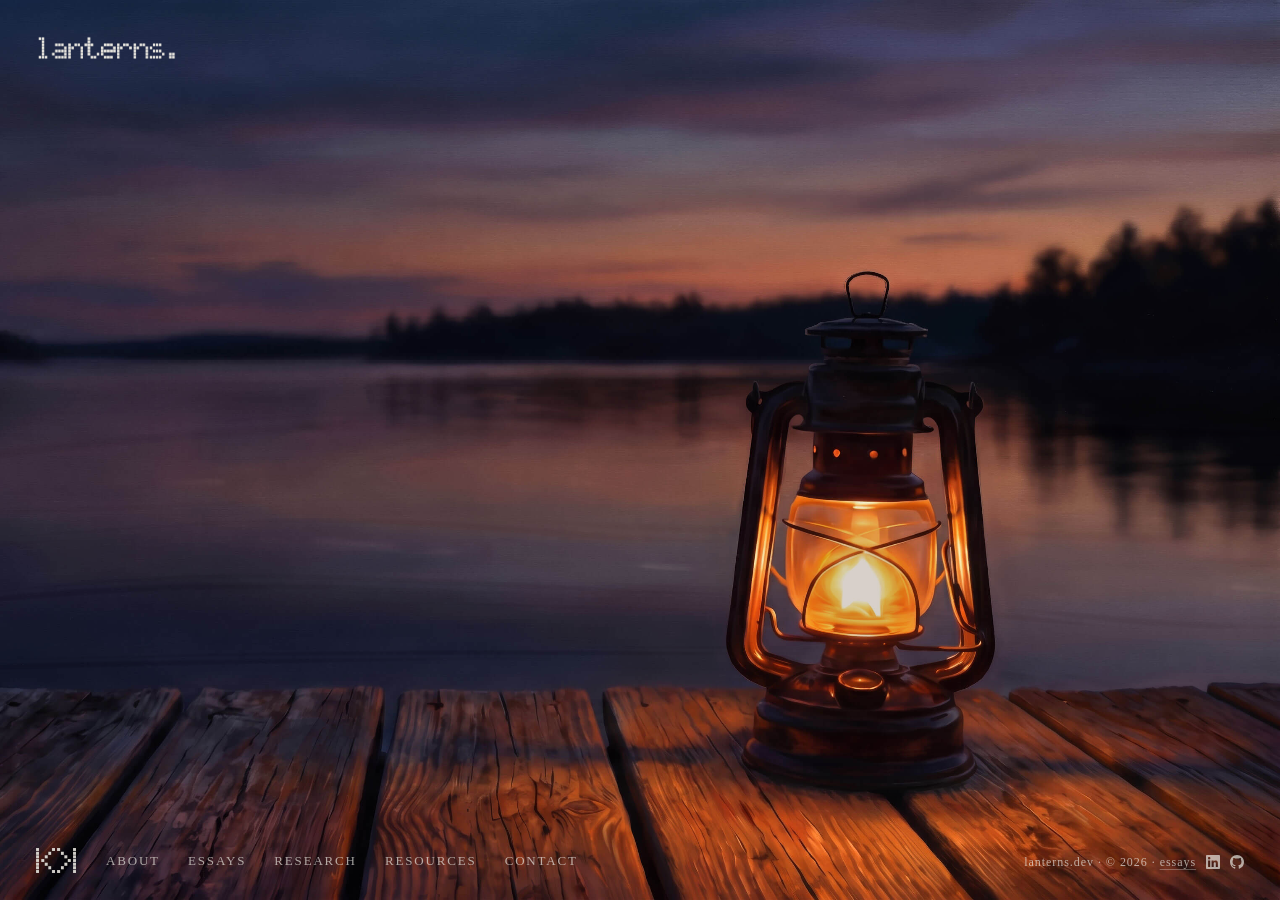
<file: index.html>
<!doctype html>
<html lang="en">
<head>
  <meta charset="utf-8">
  <meta name="viewport" content="width=device-width, initial-scale=1">
  <meta name="color-scheme" content="dark">
  <meta name="theme-color" content="#160e0e">
  <title>lanterns.</title>
  <meta name="description" content="Writing & research on AI alignment and welfare and global human quality of life: building the good future.">
  <meta property="og:title" content="lanterns.">
  <meta property="og:description" content="Writing & research on AI alignment and welfare and global human quality of life: building the good future.">
  <meta property="og:url" content="https://lanterns.dev/">
  <meta property="og:image" content="https://lanterns.dev/assets/og.jpg">
  <meta property="og:type" content="website">
  <meta property="og:image:width" content="1200">
  <meta property="og:image:height" content="630">
  <meta name="twitter:card" content="summary_large_image">
  <link rel="icon" href="/assets/favicon.png" type="image/png">
  <link rel="apple-touch-icon" href="/assets/apple-touch-icon.png">
  <link rel="alternate" type="application/rss+xml" title="Lanterns essays" href="https://essays.lanterns.dev/rss/">
  <link rel="stylesheet" href="/style.css">
  <link rel="stylesheet" href="/pages.css">
</head>
<body>
  <main class="scene" aria-label="A lit lantern on a wooden dock at dusk, on a calm lake">
    <div class="plate">
      <img class="bg" src="/assets/lanterns-background-layer.jpg" width="3840" height="2143" alt="" fetchpriority="high">
      <div class="shimmer"></div>
      <div class="glow-field">
        <div class="glow"></div>
        <div class="glow b"></div>
      </div>
    </div>
  </main>
  <header>
    <img class="wordmark" src="/assets/lanterns-logo_white.png" width="1500" height="252" alt="lanterns.">
  </header>
  <footer>lanterns.dev · © 2026 · <a href="https://essays.lanterns.dev/" target="_blank" rel="noopener">essays</a> <a class="footer-icon" href="https://www.linkedin.com/in/em-lorien" target="_blank" rel="noopener" aria-label="LinkedIn"><svg viewBox="0 0 24 24" width="14" height="14" fill="currentColor" aria-hidden="true"><path d="M22.2 0H1.8C1.32261 0 0.864773 0.18964 0.527213 0.527213C0.18964 0.864773 0 1.32261 0 1.8V22.2C0 22.6773 0.18964 23.1352 0.527213 23.4728C0.864773 23.8104 1.32261 24 1.8 24H22.2C22.6773 24 23.1352 23.8104 23.4728 23.4728C23.8104 23.1352 24 22.6773 24 22.2V1.8C24 1.32261 23.8104 0.864773 23.4728 0.527213C23.1352 0.18964 22.6773 0 22.2 0ZM7.2 20.4H3.6V9.6H7.2V20.4ZM5.4 7.5C4.98741 7.48821 4.58747 7.35509 4.25011 7.11729C3.91275 6.87949 3.65293 6.54755 3.50316 6.16293C3.35337 5.77832 3.32025 5.35809 3.40793 4.95476C3.4956 4.55144 3.7002 4.18288 3.99613 3.89517C4.29208 3.60745 4.66624 3.41332 5.07188 3.33704C5.47752 3.26075 5.89664 3.30569 6.27688 3.46625C6.65712 3.6268 6.98163 3.89585 7.20983 4.23977C7.43804 4.58371 7.55983 4.98725 7.56 5.4C7.55052 5.96441 7.318 6.50213 6.91327 6.89564C6.50852 7.28913 5.96447 7.50643 5.4 7.5ZM20.4 20.4H16.8V14.712C16.8 13.008 16.08 12.396 15.144 12.396C14.8696 12.4143 14.6015 12.4865 14.3551 12.6088C14.1087 12.7309 13.8888 12.9007 13.7081 13.108C13.5276 13.3155 13.3896 13.5565 13.3024 13.8173C13.2152 14.0781 13.1804 14.3536 13.2 14.628C13.194 14.6839 13.194 14.7401 13.2 14.796V20.4H9.6V9.6H13.08V11.16C13.4311 10.626 13.9133 10.1911 14.4807 9.89693C15.048 9.6028 15.6813 9.4592 16.32 9.48C18.18 9.48 20.352 10.512 20.352 13.872L20.4 20.4Z"/></svg></a> <a class="footer-icon" href="https://github.com/Lanterns-Works" target="_blank" rel="noopener" aria-label="GitHub"><svg viewBox="0 0 16 16" width="14" height="14" fill="currentColor" aria-hidden="true"><path d="M8 0C3.58 0 0 3.58 0 8c0 3.54 2.29 6.53 5.47 7.59.4.07.55-.17.55-.38 0-.19-.01-.82-.01-1.49-2.01.37-2.53-.49-2.69-.94-.09-.23-.48-.94-.82-1.13-.28-.15-.68-.52-.01-.53.63-.01 1.08.58 1.23.82.72 1.21 1.87.87 2.33.66.07-.52.28-.87.51-1.07-1.78-.2-3.64-.89-3.64-3.95 0-.87.31-1.59.82-2.15-.08-.2-.36-1.02.08-2.12 0 0 .67-.21 2.2.82.64-.18 1.32-.27 2-.27.68 0 1.36.09 2 .27 1.53-1.04 2.2-.82 2.2-.82.44 1.1.16 1.92.08 2.12.51.56.82 1.27.82 2.15 0 3.07-1.87 3.75-3.65 3.95.29.25.54.73.54 1.48 0 1.07-.01 1.93-.01 2.2 0 .21.15.46.55.38A8.013 8.013 0 0 0 16 8c0-4.42-3.58-8-8-8z"/></svg></a></footer>

  <div class="menu-bar">
    <button id="amp" class="amp" type="button" aria-label="Open menu" aria-expanded="false" aria-controls="nav" hidden>
      <img class="amp-ico amp-white" src="/assets/lanterns-icon-white.png" alt="" width="46" height="28">
      <img class="amp-ico amp-black" src="/assets/lanterns-icon-black.png" alt="" width="46" height="28">
    </button>
    <nav id="nav" class="nav" aria-label="Pages" hidden></nav>
  </div>

  <section id="popup" class="popup" role="dialog" aria-modal="true" aria-labelledby="popup-title" hidden>
    <div class="popup-logo" aria-hidden="true">
      <img class="popup-logo-img logo-black" src="/assets/lanterns-logo_black.png" alt="" width="140" height="24">
      <img class="popup-logo-img logo-white" src="/assets/lanterns-logo_white.png" alt="" width="140" height="24">
    </div>
    <div class="popup-panel">
      <div class="popup-controls">
        <button id="theme-toggle" class="theme-toggle" type="button">AUTO</button>
        <button id="popup-close" class="popup-close" type="button" aria-label="Close">Close</button>
      </div>
      <nav id="popup-nav" class="popup-nav" aria-label="Pages"></nav>
      <h2 id="popup-title" class="popup-title"></h2>
      <div class="popup-cols">
        <nav id="popup-side" class="popup-side" aria-label="In this page" hidden></nav>
        <div id="popup-body" class="popup-body" tabindex="-1"></div>
      </div>
      <p class="popup-copyright"></p>
    </div>
    <div class="popup-lantern" aria-hidden="true"></div>
  </section>

  <script src="/main.js" defer></script>
  <script src="/scene-shader.js" defer></script>
  <script src="/menu.js" type="module"></script>
</body>
</html>
</file>
<file: style.css>
/* lanterns.dev — the dock */

:root {
  --black: #160e0e;
  --white: #e7e5de;
  --flame-x: 73%;   /* lantern flame position in plate space */
  --flame-y: 63%;
}

* { margin: 0; padding: 0; box-sizing: border-box; }

html, body { height: 100%; overflow: hidden; }

body {
  background: var(--black);
  color: var(--white);
  font-family: Georgia, 'Noto Serif', 'Times New Roman', Times, serif; /* Georgia where installed (Noto on Android/Linux); one face across site, essays, newsletter */
  letter-spacing: 0.02em; /* a touch of air in Georgia; labels set their own tracking */
}

.scene {
  position: fixed;
  inset: 0;
  overflow: hidden;
}

/* Cover box for a 3840×2143 plate. Horizontal anchor: keep image-x 68%
   (just left of the lantern) at viewport center, clamped so the plate
   always covers. 179.19vh = 100vh·(3840/2143); 55.81vw = 100vw·(2143/3840). */
.plate {
  position: absolute;
  top: 50%;
  left: 0;
  width: max(100vw, 179.19vh);
  height: max(100vh, 55.81vw);
  transform: translate(clamp(100vw - 100%, 50vw - 68%, 0px), -50%);
}

.plate img {
  position: absolute;
  inset: 0;
  width: 100%;
  height: 100%;
}

/* --- water shimmer: drifting light streaks over the reflection band --- */

.shimmer {
  position: absolute;
  left: 0;
  top: 42%;      /* the water band in plate space */
  width: 74%;
  height: 26%;
  overflow: hidden;
  pointer-events: none;
  mix-blend-mode: screen;
  -webkit-mask-image: radial-gradient(ellipse 65% 55% at 52% 50%, #000 30%, transparent 78%);
  mask-image: radial-gradient(ellipse 65% 55% at 52% 50%, #000 30%, transparent 78%);
  animation: shimmer-breathe 9s ease-in-out infinite alternate;
}

.shimmer::before {
  content: '';
  position: absolute;
  left: 0;
  right: 0;
  top: -60px;    /* headroom so the drift loop stays covered */
  bottom: -60px;
  background: repeating-linear-gradient(
    to bottom,
    rgba(255, 190, 110, 0.06) 0px,
    rgba(255, 190, 110, 0.06) 1px,
    transparent 2px,
    transparent 6px,
    rgba(255, 160, 70, 0.04) 7px,
    transparent 8px,
    transparent 12px
  );
  animation: shimmer-drift 7s linear infinite;
}

/* translate by exactly one 12px repeat period → seamless loop */
@keyframes shimmer-drift {
  to { transform: translateY(12px); }
}

@keyframes shimmer-breathe {
  from { opacity: 0.35; }
  to   { opacity: 0.55; }
}

.glow-field {
  position: absolute;
  inset: 0;
  pointer-events: none;
}

header {
  position: fixed;
  top: clamp(16px, 4vmin, 40px);
  left: clamp(16px, 4vmin, 40px);
}

.wordmark {
  display: block;
  width: 140px;
  height: auto;
}

footer {
  position: fixed;
  right: clamp(16px, 4vmin, 40px);
  bottom: clamp(12px, 3vmin, 28px);
  font-size: 12px;
  letter-spacing: 0.08em;
  opacity: 0.7;
}
footer a {
  color: inherit;
  text-decoration: underline;
  text-decoration-color: rgba(231, 229, 222, 0.45);
  text-underline-offset: 3px;
}
footer a:hover { text-decoration-color: currentColor; }
footer a:focus-visible { outline: 1px solid currentColor; outline-offset: 3px; }
/* LinkedIn and GitHub marks — the same glyphs as the essays-site footer; icon-only, so no underline. */
.footer-icon { text-decoration: none; vertical-align: -3px; margin-left: 6px; }

/* --- the lantern glow: subtle breathing steady-state, JS-scheduled gusts --- */

.glow {
  position: absolute;
  left: var(--flame-x);
  top: var(--flame-y);
  width: 34%;
  aspect-ratio: 1;
  transform: translate(-50%, -50%);
  background: radial-gradient(circle,
    rgba(255, 190, 110, 0.20) 0%,
    rgba(255, 160, 70, 0.08) 35%,
    transparent 70%);
  mix-blend-mode: screen;
  animation: breathe-a 3.4s ease-in-out infinite alternate;
}

.glow.b {
  width: 20%;
  background: radial-gradient(circle,
    rgba(255, 205, 135, 0.22) 0%,
    transparent 60%);
  animation: breathe-b 5.2s ease-in-out infinite alternate;
}

/* irregular notches so the flame dances instead of pulsing */
@keyframes breathe-a {
  0%   { opacity: 0.74; }
  35%  { opacity: 0.92; }
  47%  { opacity: 0.86; }
  70%  { opacity: 0.98; }
  82%  { opacity: 0.90; }
  100% { opacity: 1; }
}

@keyframes breathe-b {
  from { opacity: 1;    transform: translate(-50%, -50%) scale(0.97); }
  to   { opacity: 0.80; transform: translate(-50%, -50%) scale(1.04); }
}

/* wind gust: brief irregular waver, triggered by JS at random intervals;
   duration is set inline by the scheduler (0.4–1.0s) */
.glow-field.gust {
  animation: gust 0.5s linear;
}

@keyframes gust {
  0%   { opacity: 1; }
  15%  { opacity: 0.80; }
  30%  { opacity: 0.95; }
  45%  { opacity: 0.76; }
  60%  { opacity: 0.92; }
  80%  { opacity: 0.84; }
  100% { opacity: 1; }
}

@media (prefers-reduced-motion: reduce) {
  .glow, .glow.b { animation: none; opacity: 0.9; }  /* finished mid-state */
  .glow-field.gust { animation: none; }
  .shimmer { animation: none; opacity: 0.4; }
  .shimmer::before { animation: none; }
}
</file>
<file: pages.css>
/* lanterns.dev — the lantern menu + popups.
   Extends the scene's system: Georgia throughout (inherited from style.css), the
   two-color chrome, a single lantern-amber accent. Popups are paper (light) / ink
   (dark), translucent so the scene stays alive behind them; the scene chrome
   never changes. */

/* ---------- the lantern toggle + nav strip (bottom-left desktop) ---------- */

.menu-bar {
  position: fixed;
  left: clamp(16px, 4vmin, 40px);
  bottom: clamp(12px, 3vmin, 28px);
  display: flex;
  align-items: center;
  gap: clamp(14px, 2.4vw, 30px);
  z-index: 20;
}

.amp {
  position: relative;
  appearance: none;
  border: 0;
  padding: 0;
  background: none;
  cursor: pointer;
  width: 40px;
  aspect-ratio: 524 / 322;
  opacity: 0.9;
  transition: opacity 0.25s ease;
}
.amp:hover,
.amp:focus-visible { opacity: 1; }
/* two color variants stacked → crossfade white (on the scene) / black (over a light popup) */
.amp-ico {
  position: absolute;
  inset: 0;
  width: 100%;
  height: 100%;
  object-fit: contain;
  transition: opacity 0.35s ease;
}
.amp-black { opacity: 0; }
.amp.on-light .amp-white { opacity: 0; }
.amp.on-light .amp-black { opacity: 1; }

.nav {
  display: flex;
  align-items: center;
  gap: clamp(14px, 2.2vw, 30px);
  visibility: hidden;
  opacity: 0;
  transform: translateX(-8px);
  transition: opacity 0.3s ease, transform 0.3s ease, visibility 0s linear 0.3s;
}
body.nav-open .nav {
  visibility: visible;
  opacity: 1;
  transform: none;
  transition: opacity 0.3s ease, transform 0.3s ease;
}
/* the strip isn't part of the popup — hide it once a page is open */
body.popup-open .nav { display: none; }

.nav-item {
  font-size: clamp(11px, 1.5vmin, 13px);
  letter-spacing: 0.14em;
  text-transform: uppercase;
  text-decoration: none;
  transition: color 0.2s ease, opacity 0.2s ease;
}
.nav .nav-item { color: var(--white); opacity: 0.7; }
.nav .nav-item:hover,
.nav .nav-item:focus-visible { opacity: 1; }
.nav .nav-item.is-active { opacity: 1; color: #e0a24e; }
/* link-out mark on links to the essays site: the PNG is an alpha mask, so it takes the text colour
   anywhere. Raised like a superscript caret, a touch larger than a true superscript. */
.link-out {
  display: inline-block; height: 0.5em; aspect-ratio: 200 / 112; margin-left: 0.3em; vertical-align: 0.25em;
  background: currentColor;
  -webkit-mask: url(/assets/link-out.png) center / contain no-repeat;
  mask: url(/assets/link-out.png) center / contain no-repeat;
}

/* strip items fan out as it opens */
body.nav-open .nav .nav-item { animation: nav-in 0.32s ease backwards; } /* not `both`: a forwards fill would pin opacity and kill hover */
.nav .nav-item:nth-child(1) { animation-delay: 0.02s; }
.nav .nav-item:nth-child(2) { animation-delay: 0.06s; }
.nav .nav-item:nth-child(3) { animation-delay: 0.10s; }
.nav .nav-item:nth-child(4) { animation-delay: 0.14s; }
.nav .nav-item:nth-child(5) { animation-delay: 0.18s; }
@keyframes nav-in {
  from { opacity: 0; transform: translateX(-10px); }
  to   { opacity: 0.7; transform: none; }
}

/* the background wordmark bows out while the popup (with its own logo) is up */
header { transition: opacity 0.34s ease; }
body.popup-open header { opacity: 0; pointer-events: none; }

/* ---------- the popup ---------- */

.popup {
  /* paper by default; dark scheme / explicit dark flip to ink below */
  --bg: #e7e5de;
  --fg: #160e0e;
  --muted: rgba(22, 14, 14, 0.7);
  --accent: #b5701f;
  --edge: rgba(22, 14, 14, 0.14);

  position: fixed;
  z-index: 15;
  /* desktop: a column anchored left, lantern glow peeking at right */
  top: 0;
  left: 0;
  bottom: 0;
  width: min(774px, 56vw); /* = 38em body + 30px scrollbar gutter + panel padding */
}
/* dark palette — applyTheme() resolves AUTO to a concrete data-theme, so this is
   the single source (base .popup above is the light palette). */
.popup[data-theme='dark'] {
  --bg: #171010;
  --fg: #e7e5de;
  --muted: rgba(231, 229, 222, 0.7);
  --accent: #e0a24e;
  --edge: rgba(231, 229, 222, 0.14);
}
.popup[hidden] { display: none; }

/* the popup logo — sits exactly where the background wordmark is, for a seamless
   swap; unlike the background one it follows the popup's light/dark. Full opacity
   (outside the translucent panel) so it stays crisp. */
.popup-logo {
  position: absolute;
  top: clamp(16px, 4vmin, 40px);
  left: clamp(16px, 4vmin, 40px);
  width: 140px;
  height: 24px;
  z-index: 3;
  opacity: 0;
  transition: opacity 0.34s ease;
}
body.popup-open .popup-logo { opacity: 1; }
.popup-logo-img {
  position: absolute;
  top: 0;
  left: 0;
  width: 140px;
  height: auto;
  transition: opacity 0.45s ease;
}
.logo-white { opacity: 0; }
.logo-black { opacity: 1; }
.popup[data-theme='dark'] .logo-black { opacity: 0; }
.popup[data-theme='dark'] .logo-white { opacity: 1; }

.popup-panel {
  height: 100%;
  background: var(--bg);
  color: var(--fg);
  display: flex;
  flex-direction: column;
  /* generous top padding clears the logo (item: content sits below it) */
  padding: clamp(78px, 12vmin, 108px) clamp(24px, 4vmin, 48px) 0;
  position: relative;
  z-index: 1;
  /* translucent so the scene shows through; enter/exit + gentle theme fade */
  opacity: 0;
  transform: translateX(-12px);
  transition: opacity 0.34s ease, transform 0.34s ease,
    background-color 0.5s ease, color 0.5s ease;
}
body.popup-open .popup-panel { opacity: 0.8; transform: none; }

.popup-controls {
  position: absolute;
  top: clamp(16px, 4vmin, 40px);
  right: clamp(24px, 4vmin, 48px);
  display: flex;
  align-items: center;
  gap: 18px;
  z-index: 2;
}

.popup-close,
.theme-toggle {
  appearance: none;
  border: 0;
  background: none;
  color: var(--muted);
  font-family: inherit;
  font-size: 12px;
  letter-spacing: 0.14em;
  text-transform: uppercase;
  cursor: pointer;
  transition: color 0.2s ease;
}
.popup-close:hover,
.popup-close:focus-visible,
.theme-toggle:hover,
.theme-toggle:focus-visible { color: var(--fg); }
.theme-toggle {
  display: inline-flex;
  align-items: center;
  justify-content: center;
  min-width: 3.8em;
  line-height: 1;
}
.theme-toggle svg { width: 15px; height: 15px; display: block; }

/* in-popup page nav — mobile only (desktop uses the bottom strip) */
.popup-nav { display: none; }

.popup-title {
  font-size: 26px;
  font-weight: 400;
  letter-spacing: 0.01em;
  text-transform: lowercase;
  margin-bottom: clamp(18px, 3vmin, 32px);
  transition: color 0.5s ease;
}

.popup-cols {
  display: flex;
  gap: clamp(20px, 3vw, 44px);
  min-height: 0;
  flex: 1;
}

.popup-side {
  flex: 0 0 auto;
  width: clamp(104px, 12vw, 148px);
  display: flex;
  flex-direction: column;
  gap: 14px;
  padding-top: 6px;
}
.popup-side[hidden] { display: none; }

.side-link {
  color: var(--muted);
  font-size: 11px;
  letter-spacing: 0.12em;
  text-transform: uppercase;
  text-decoration: none;
  line-height: 1.5;
  transition: color 0.2s ease;
}
.side-link:hover,
.side-link:focus-visible { color: var(--fg); }

.popup-body {
  flex: 1;
  min-width: 0;
  overflow-y: auto;
  padding-right: 30px; /* keep the (overlay) scrollbar off the line ends */
  max-width: calc(38em + 30px); /* ~75 characters of Georgia, plus the gutter */
  font-size: clamp(15px, 1.8vmin, 17px);
  line-height: 1.7;
  outline: none;
  padding-bottom: clamp(120px, 34vh, 340px); /* scroll well past the content */
  transition: color 0.5s ease;
}
.popup-body p { margin-bottom: 1.1em; }
.popup-body a { color: var(--accent); text-underline-offset: 3px; }
.popup-body h2 {
  font-size: 12px;
  font-weight: 700;
  letter-spacing: 0.16em;
  text-transform: uppercase;
  color: var(--muted);
  margin: 2.2em 0 0.9em;
  transition: color 0.5s ease;
}
.popup-body h2:first-child { margin-top: 0; }

/* the page footer, cloned into the popup on mobile where the fixed footer is hidden (menu.js) */
.popup-copyright {
  display: none;
  padding: clamp(24px, 6vmin, 48px) 0 clamp(24px, 6vmin, 40px);
  font-size: 12px;
  letter-spacing: 0.08em;
  color: var(--muted);
}
.popup-copyright a { color: inherit; text-underline-offset: 3px; }
.popup-copyright a:hover, .popup-copyright a:focus-visible { color: var(--fg); }
.popup-copyright a:focus-visible { outline: 1px solid currentColor; outline-offset: 3px; }

/* ---------- the roaming amber lamp (the popup's signature) ---------- */
/* one amber point-glow fades in at a random spot while the popup is open,
   matching the scene's shoreline lamps (WARM = rgb 255,158,71). JS sets the
   position + toggles .lit. It leaves WITH the popup — no lingering after close. */
.popup-lantern {
  position: absolute;
  width: 20px;
  height: 20px;
  border-radius: 50%;
  z-index: 4;
  pointer-events: none;
  background: radial-gradient(circle,
    rgba(255, 202, 143, 0.98) 0%,
    rgba(255, 158, 71, 0.85) 22%,
    rgba(255, 158, 71, 0.28) 46%,
    rgba(255, 158, 71, 0) 66%);
  filter: drop-shadow(0 0 4px rgba(255, 150, 70, 0.4));
  opacity: 0;
  transition: opacity 1.5s ease;
}
.popup-lantern.lit { opacity: 0.95; }
/* leaves with the popup — no slow fade lingering after close */
body:not(.popup-open) .popup-lantern { opacity: 0; transition-duration: 0.34s; }

/* ---------- contact form ---------- */

.contact-form { margin-top: 0.4em; max-width: 26em; }
.field { margin-bottom: 1.3em; }
.field label {
  display: block;
  font-size: 11px;
  letter-spacing: 0.14em;
  text-transform: uppercase;
  color: var(--muted);
  margin-bottom: 0.5em;
}
.field input,
.field textarea {
  width: 100%;
  appearance: none;
  background: none;
  border: 0;
  border-bottom: 1px solid var(--edge);
  border-radius: 0;
  color: var(--fg);
  font-family: inherit;
  font-size: 15px;
  padding: 6px 0;
  transition: border-color 0.2s ease, color 0.5s ease;
}
.field textarea { resize: vertical; line-height: 1.6; }
.field input:focus,
.field textarea:focus { outline: none; border-color: var(--accent); }
.field input[aria-invalid='true'],
.field textarea[aria-invalid='true'] { border-color: #cc5c3d; }

.field-error { min-height: 1.05em; margin-top: 0.4em; font-size: 12px; color: #cc5c3d; }

/* honeypot — off-screen, hidden from the a11y tree via aria-hidden in markup */
.hp {
  position: absolute;
  width: 1px;
  height: 1px;
  overflow: hidden;
  clip: rect(0 0 0 0);
  clip-path: inset(50%);
  white-space: nowrap;
}

.form-foot { display: flex; align-items: center; gap: 18px; margin-top: 1.5em; }
.form-submit {
  appearance: none;
  background: none;
  border: 1px solid var(--fg);
  border-radius: 0;
  color: var(--fg);
  font-family: inherit;
  font-size: 12px;
  letter-spacing: 0.14em;
  text-transform: uppercase;
  padding: 10px 22px;
  cursor: pointer;
  transition: background 0.2s ease, color 0.2s ease, opacity 0.2s ease;
}
.form-submit:hover,
.form-submit:focus-visible { background: var(--fg); color: var(--bg); }
.form-submit:disabled { opacity: 0.5; cursor: default; }

.form-status { font-size: 12px; color: var(--muted); }
.form-status.is-error { color: #cc5c3d; }

/* ---------- the essays list (essays.js fills it from the essays site) ---------- */
/* the same fields as the essays site's feed: title, date, forty words */
.essay-list { margin-top: 2.4em; }
.feed { margin-bottom: 2em; }
.feed-title { font-size: inherit; font-weight: 400; margin: 0 0 0.25em; }
.feed-title a { color: var(--fg); text-decoration: none; }
.feed-title a:hover,
.feed-title a:focus-visible { color: var(--accent); }
.feed-date {
  display: block;
  font-size: 11px;
  letter-spacing: 0.14em;
  text-transform: uppercase;
  color: var(--muted);
  margin-bottom: 0.6em;
}

/* ---------- mobile: popup covers the whole scene; menu lives inside it ---------- */
@media (max-width: 760px) {
  .menu-bar {
    left: auto;
    bottom: auto;
    top: clamp(16px, 4vmin, 28px);
    right: clamp(16px, 4vmin, 28px);
  }
  body.popup-open .menu-bar { display: none; } /* the popup carries its own close */
  .nav { display: none; }                       /* strip replaced by the in-popup nav */
  footer { display: none; }                     /* the footer moves into the popup */

  .popup { top: 0; left: 0; right: 0; bottom: 0; width: auto; }
  /* right: the body's own gutter takes 12px of the panel padding, so line length holds */
  .popup-panel { padding-left: clamp(20px, 6vw, 40px); padding-right: clamp(8px, calc(6vw - 12px), 28px); }
  .popup-body { padding-right: 12px; max-width: none; }
  body.popup-open .popup-panel { opacity: 0.9; } /* more opaque on mobile for readability */
  .popup-controls { right: clamp(20px, 6vw, 40px); }

  .popup-nav {
    display: flex;
    flex-wrap: wrap;
    gap: 12px 20px;
    margin-bottom: clamp(20px, 4vmin, 34px);
  }
  .popup-nav .nav-item { color: var(--muted); font-size: 14px; }
  .popup-nav .nav-item:hover,
  .popup-nav .nav-item:focus-visible { color: var(--fg); }
  .popup-nav .nav-item.is-active { color: var(--accent); }

  .popup-copyright { display: block; }
  .popup-title { font-size: 18px; }
  .popup-cols { flex-direction: column; gap: 18px; }
  .popup-side { width: auto; flex-direction: row; flex-wrap: wrap; gap: 10px 18px; }
}

/* ---------- reduced motion ---------- */
@media (prefers-reduced-motion: reduce) {
  .nav,
  body.nav-open .nav,
  body.nav-open .nav .nav-item,
  .popup-panel,
  .popup-logo,
  .popup-logo-img,
  .amp-ico,
  header {
    animation: none;
    transition: none;
    transform: none;
  }
  .popup-lantern { display: none; }
}
</file>
